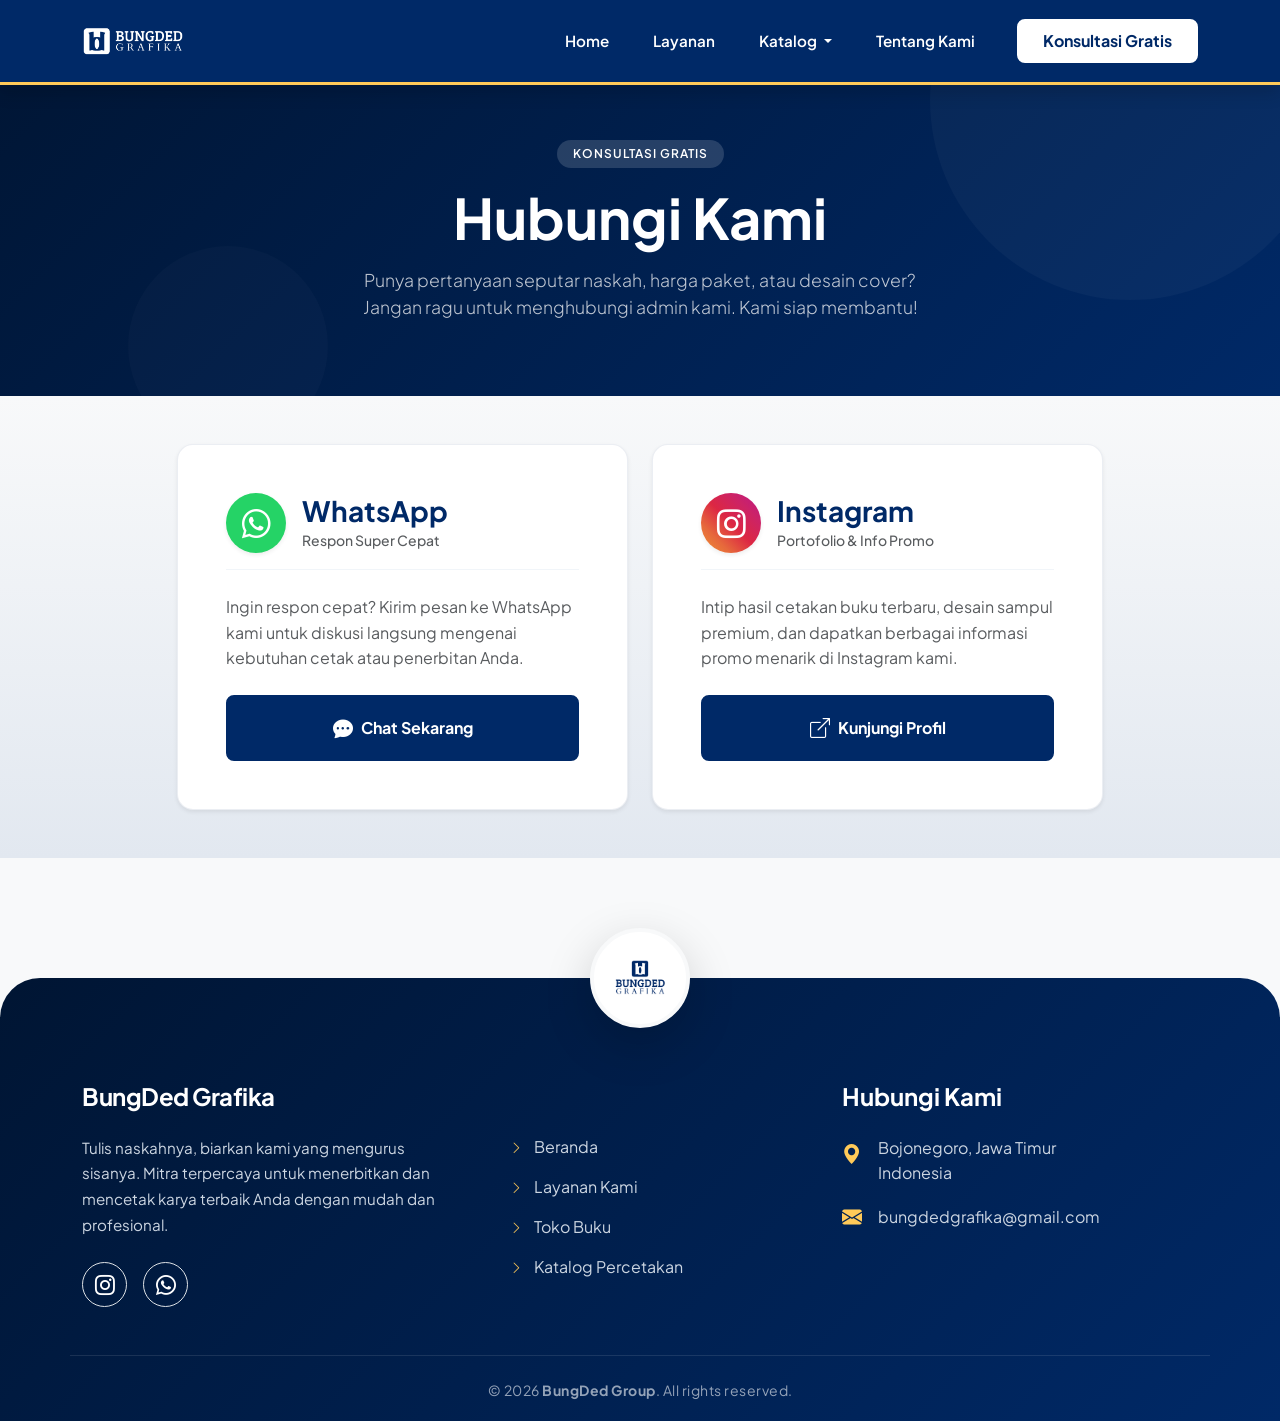
<file: pages/Konsultasi Gratis/index.html>
<!DOCTYPE html>
<html lang="id">

<head>
    <meta charset="UTF-8">
    <meta name="viewport" content="width=device-width, initial-scale=1.0">
    <title>Konsultasi Gratis - BungDed Grafika</title>

    <link rel="preconnect" href="https://fonts.googleapis.com">
    <link rel="preconnect" href="https://fonts.gstatic.com" crossorigin>
    <link href="https://fonts.googleapis.com/css2?family=Plus+Jakarta+Sans:wght@400;500;600;700;800&display=swap"
        rel="stylesheet">

    <link href="https://cdn.jsdelivr.net/npm/bootstrap@5.3.3/dist/css/bootstrap.min.css" rel="stylesheet">
    <link rel="stylesheet" href="https://cdn.jsdelivr.net/npm/bootstrap-icons@1.11.3/font/bootstrap-icons.min.css">

    <link rel="stylesheet" href="/style/main.css">

    <style>
        body {
            font-family: 'Plus Jakarta Sans', sans-serif;
            background-color: #f8f9fa;
        }

        /* Tema Gradasi Premium */
        .bg-gradient-primary {
            background: linear-gradient(135deg, #001533 0%, #002967 100%);
        }

        .bg-soft-gray {
            background: linear-gradient(180deg, #f8f9fa 0%, #e2e8f0 100%);
        }

        /* Ornamen Lingkaran Minimalis */
        .circle-decoration-1 {
            position: absolute;
            width: 400px;
            height: 400px;
            background: rgba(255, 255, 255, 0.03);
            border-radius: 50%;
            top: -100px;
            right: -50px;
            pointer-events: none;
        }

        .circle-decoration-2 {
            position: absolute;
            width: 200px;
            height: 200px;
            background: rgba(255, 255, 255, 0.02);
            border-radius: 50%;
            bottom: -50px;
            left: 10%;
            pointer-events: none;
        }

        /* Efek melayang halus untuk kartu kontak */
        .premium-card {
            transition: all 0.3s ease;
            border: 1px solid rgba(0, 41, 103, 0.08) !important;
            background-color: #ffffff;
        }

        .premium-card:hover {
            transform: translateY(-8px);
            box-shadow: 0 15px 30px rgba(0, 41, 103, 0.08) !important;
            border-color: rgba(0, 41, 103, 0.2) !important;
        }

        /* Styling Ikon Bulat */
        .icon-brand-wa {
            background-color: #25D366;
            color: white;
        }

        .icon-brand-ig {
            background: linear-gradient(45deg, #f09433 0%, #e6683c 25%, #dc2743 50%, #cc2366 75%, #bc1888 100%);
            color: white;
        }

        /* Responsif HP */
        @media (max-width: 768px) {
            .header-section {
                padding-top: 120px !important;
                padding-bottom: 60px !important;
            }
        }
    </style>
</head>

<body id="top">

    <div id="tempat-navbar"></div>

    <section
        class="position-relative d-flex flex-column justify-content-center text-center bg-gradient-primary header-section"
        style="padding-top: 140px; padding-bottom: 60px; overflow: hidden;">

        <div class="circle-decoration-1"></div>
        <div class="circle-decoration-2"></div>

        <div class="container position-relative z-1 text-white">
            <span class="badge rounded-pill mb-3 px-3 py-2"
                style="background-color: rgba(255,255,255,0.15); font-weight: 600; letter-spacing: 1px;">
                KONSULTASI GRATIS
            </span>
            <h1 class="display-4 fw-bold mb-3">Hubungi Kami</h1>
            <p class="lead mx-auto opacity-75" style="max-width: 600px; font-size: 1.1rem;">
                Punya pertanyaan seputar naskah, harga paket, atau desain cover? Jangan ragu untuk menghubungi admin
                kami. Kami siap membantu!
            </p>
        </div>
    </section>

    <section class="py-5 bg-soft-gray" style="min-height: 50vh;">
        <div class="container position-relative z-2">

            <div class="row g-4 justify-content-center">

                <div class="col-lg-5 col-md-6">
                    <div class="card h-100 p-4 p-md-5 text-start shadow-sm premium-card rounded-4">

                        <div class="d-flex align-items-center mb-4 pb-3 border-bottom"
                            style="border-color: #f1f5f9 !important;">
                            <div class="icon-brand-wa rounded-circle d-flex align-items-center justify-content-center me-3 shadow-sm"
                                style="width: 60px; height: 60px; font-size: 1.8rem;">
                                <i class="bi bi-whatsapp"></i>
                            </div>
                            <div>
                                <h3 class="fw-bold mb-0" style="color: #002967;">WhatsApp</h3>
                                <span class="text-muted small fw-medium">Respon Super Cepat</span>
                            </div>
                        </div>

                        <div class="card-body p-0 d-flex flex-column">
                            <p class="text-muted mb-4 flex-grow-1" style="line-height: 1.6;">
                                Ingin respon cepat? Kirim pesan ke WhatsApp kami untuk diskusi langsung mengenai
                                kebutuhan cetak atau penerbitan Anda.
                            </p>

                            <a href="http://wa.me/081515709786" target="_blank"
                                class="btn fw-bold w-100 paket-btn-custom py-3 d-inline-flex align-items-center justify-content-center"
                                style="border-radius: 8px;">
                                <i class="bi bi-chat-dots-fill me-2 fs-5"></i> Chat Sekarang
                            </a>
                        </div>
                    </div>
                </div>

                <div class="col-lg-5 col-md-6">
                    <div class="card h-100 p-4 p-md-5 text-start shadow-sm premium-card rounded-4">

                        <div class="d-flex align-items-center mb-4 pb-3 border-bottom"
                            style="border-color: #f1f5f9 !important;">
                            <div class="icon-brand-ig rounded-circle d-flex align-items-center justify-content-center me-3 shadow-sm"
                                style="width: 60px; height: 60px; font-size: 1.8rem;">
                                <i class="bi bi-instagram"></i>
                            </div>
                            <div>
                                <h3 class="fw-bold mb-0" style="color: #002967;">Instagram</h3>
                                <span class="text-muted small fw-medium">Portofolio & Info Promo</span>
                            </div>
                        </div>

                        <div class="card-body p-0 d-flex flex-column">
                            <p class="text-muted mb-4 flex-grow-1" style="line-height: 1.6;">
                                Intip hasil cetakan buku terbaru, desain sampul premium, dan dapatkan berbagai informasi
                                promo menarik di Instagram kami.
                            </p>

                            <a href="https://instagram.com/bungdedgrafika" target="_blank"
                                class="btn fw-bold w-100 paket-btn-custom py-3 d-inline-flex align-items-center justify-content-center"
                                style="border-radius: 8px;">
                                <i class="bi bi-box-arrow-up-right me-2 fs-5"></i> Kunjungi Profil
                            </a>
                        </div>
                    </div>
                </div>

            </div>
        </div>
    </section>

    <div id="tempat-footer"></div>

    <script src="https://cdn.jsdelivr.net/npm/bootstrap@5.3.3/dist/js/bootstrap.bundle.min.js"></script>
    <script src="/function/navbar.js"></script>
    <script src="/function/footer.js"></script>

</body>

</html>
</file>
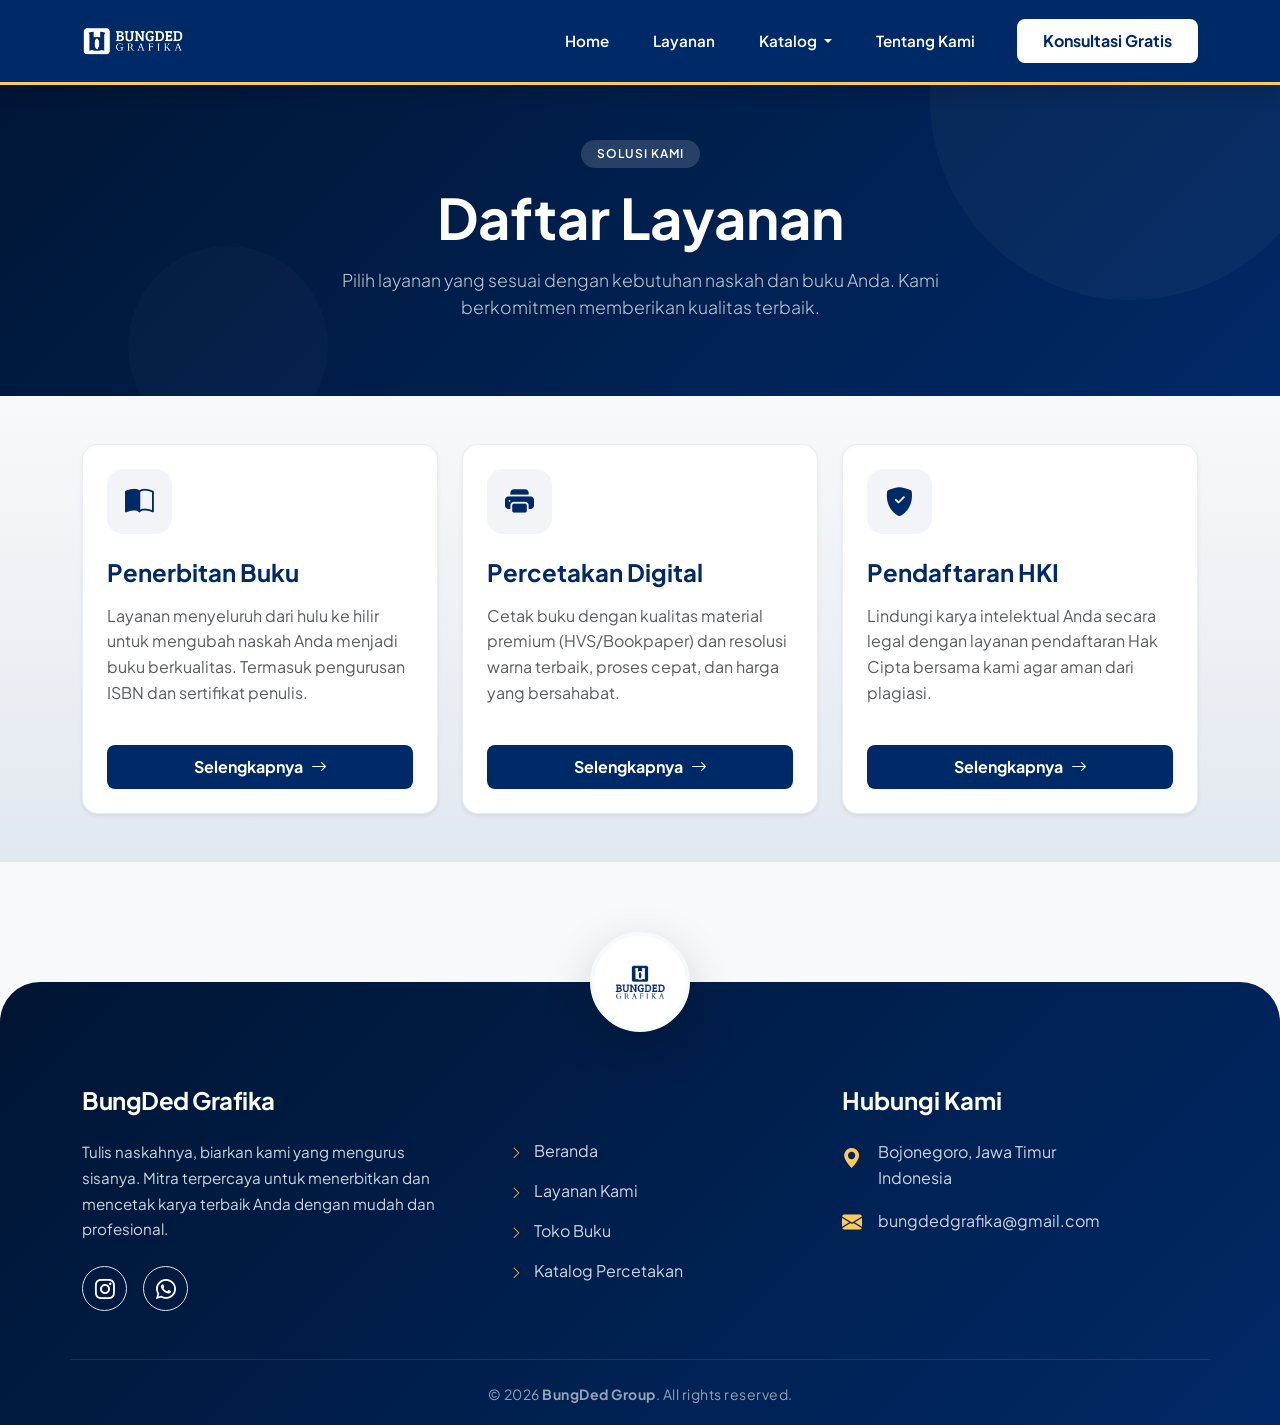
<file: pages/Layanan/index.html>
<!DOCTYPE html>
<html lang="id">

<head>
    <meta charset="UTF-8">
    <meta name="viewport" content="width=device-width, initial-scale=1.0">
    <title>Layanan - BungDed Grafika</title>

    <link rel="preconnect" href="https://fonts.googleapis.com">
    <link rel="preconnect" href="https://fonts.gstatic.com" crossorigin>
    <link href="https://fonts.googleapis.com/css2?family=Plus+Jakarta+Sans:wght@400;500;600;700;800&display=swap"
        rel="stylesheet">

    <link href="https://cdn.jsdelivr.net/npm/bootstrap@5.3.3/dist/css/bootstrap.min.css" rel="stylesheet">
    <link rel="stylesheet" href="https://cdn.jsdelivr.net/npm/bootstrap-icons@1.11.3/font/bootstrap-icons.min.css">

    <link rel="stylesheet" href="/style/main.css">

    <style>
        body {
            font-family: 'Plus Jakarta Sans', sans-serif;
            background-color: #f8f9fa;
        }

        /* Tema Gradasi Premium */
        .bg-gradient-primary {
            background: linear-gradient(135deg, #001533 0%, #002967 100%);
        }

        .bg-soft-gray {
            background: linear-gradient(180deg, #f8f9fa 0%, #e2e8f0 100%);
        }

        /* Ornamen Lingkaran Minimalis */
        .circle-decoration-1 {
            position: absolute;
            width: 400px;
            height: 400px;
            background: rgba(255, 255, 255, 0.03);
            border-radius: 50%;
            top: -100px;
            right: -50px;
            pointer-events: none;
        }

        .circle-decoration-2 {
            position: absolute;
            width: 200px;
            height: 200px;
            background: rgba(255, 255, 255, 0.02);
            border-radius: 50%;
            bottom: -50px;
            left: 10%;
            pointer-events: none;
        }

        /* Efek melayang halus untuk kartu layanan */
        .premium-card {
            transition: all 0.4s cubic-bezier(0.16, 1, 0.3, 1);
            border: 1px solid rgba(0, 41, 103, 0.08) !important;
            background-color: #ffffff;
        }

        .premium-card:hover {
            transform: translateY(-10px);
            box-shadow: 0 20px 25px -5px rgba(0, 41, 103, 0.1), 0 10px 10px -5px rgba(0, 41, 103, 0.04) !important;
            border-color: rgba(0, 41, 103, 0.2) !important;
        }

        /* Kotak Ikon Mewah */
        .icon-box {
            width: 65px;
            height: 65px;
            border-radius: 16px;
            background: rgba(0, 41, 103, 0.05);
            display: flex;
            align-items: center;
            justify-content: center;
            color: #002967;
            font-size: 1.8rem;
            transition: all 0.3s ease;
        }

        .premium-card:hover .icon-box {
            background: #002967;
            color: #ffffff;
            transform: scale(1.05);
        }

        /* Responsif HP */
        @media (max-width: 768px) {
            .header-section {
                padding-top: 120px !important;
                padding-bottom: 60px !important;
            }
        }
    </style>
</head>

<body id="top">

    <div id="tempat-navbar"></div>

    <section
        class="position-relative d-flex flex-column justify-content-center text-center bg-gradient-primary header-section"
        style="padding-top: 140px; padding-bottom: 60px; overflow: hidden;">

        <div class="circle-decoration-1"></div>
        <div class="circle-decoration-2"></div>

        <div class="container position-relative z-1 text-white">
            <span class="badge rounded-pill mb-3 px-3 py-2"
                style="background-color: rgba(255,255,255,0.15); font-weight: 600; letter-spacing: 1px;">
                SOLUSI KAMI
            </span>
            <h1 class="display-4 fw-bold mb-3">Daftar Layanan</h1>
            <p class="lead mx-auto opacity-75" style="max-width: 600px; font-size: 1.1rem;">
                Pilih layanan yang sesuai dengan kebutuhan naskah dan buku Anda. Kami berkomitmen memberikan kualitas
                terbaik.
            </p>
        </div>
    </section>

    <section class="py-5 bg-soft-gray" style="min-height: 50vh;">
        <div class="container position-relative z-2">

            <div class="row g-4 justify-content-center">

                <div class="col-lg-4 col-md-6">
                    <div class="card h-100 p-4 p-md-4 text-start shadow-sm premium-card rounded-4">
                        <div class="icon-box mb-4">
                            <i class="bi bi-book-half"></i>
                        </div>
                        <div class="card-body p-0 d-flex flex-column">
                            <h3 class="h4 fw-bold mb-3" style="color: #002967;">Penerbitan Buku</h3>
                            <p class="text-muted flex-grow-1" style="line-height: 1.6;">
                                Layanan menyeluruh dari hulu ke hilir untuk mengubah naskah Anda menjadi buku
                                berkualitas. Termasuk pengurusan ISBN dan sertifikat penulis.
                            </p>
                            <a href="/pages/Produk/penerbitan/index.html"
                                class="btn w-100 fw-bold rounded-3 paket-btn-custom py-2 mt-4 d-inline-flex justify-content-center align-items-center">
                                Selengkapnya <i class="bi bi-arrow-right ms-2"></i>
                            </a>
                        </div>
                    </div>
                </div>

                <div class="col-lg-4 col-md-6">
                    <div class="card h-100 p-4 p-md-4 text-start shadow-sm premium-card rounded-4">
                        <div class="icon-box mb-4">
                            <i class="bi bi-printer-fill"></i>
                        </div>
                        <div class="card-body p-0 d-flex flex-column">
                            <h3 class="h4 fw-bold mb-3" style="color: #002967;">Percetakan Digital</h3>
                            <p class="text-muted flex-grow-1" style="line-height: 1.6;">
                                Cetak buku dengan kualitas material premium (HVS/Bookpaper) dan resolusi warna terbaik,
                                proses cepat, dan harga yang bersahabat.
                            </p>
                            <a href="/pages/Produk/percetakan/index.html"
                                class="btn w-100 fw-bold rounded-3 paket-btn-custom py-2 mt-4 d-inline-flex justify-content-center align-items-center">
                                Selengkapnya <i class="bi bi-arrow-right ms-2"></i>
                            </a>
                        </div>
                    </div>
                </div>

                <div class="col-lg-4 col-md-6">
                    <div class="card h-100 p-4 p-md-4 text-start shadow-sm premium-card rounded-4">
                        <div class="icon-box mb-4">
                            <i class="bi bi-shield-fill-check"></i>
                        </div>
                        <div class="card-body p-0 d-flex flex-column">
                            <h3 class="h4 fw-bold mb-3" style="color: #002967;">Pendaftaran HKI</h3>
                            <p class="text-muted flex-grow-1" style="line-height: 1.6;">
                                Lindungi karya intelektual Anda secara legal dengan layanan pendaftaran Hak Cipta
                                bersama kami agar aman dari plagiasi.
                            </p>
                            <a href="/pages/Produk/hki/index.html" target="_blank"
                                class="btn w-100 fw-bold rounded-3 paket-btn-custom py-2 mt-4 d-inline-flex justify-content-center align-items-center">
                                Selengkapnya <i class="bi bi-arrow-right ms-2"></i>
                            </a>
                        </div>
                    </div>
                </div>

            </div>
        </div>
    </section>

    <div id="tempat-footer"></div>

    <script src="https://cdn.jsdelivr.net/npm/bootstrap@5.3.3/dist/js/bootstrap.bundle.min.js"></script>
    <script src="/function/navbar.js"></script>
    <script src="/function/footer.js"></script>

</body>

</html>
</file>
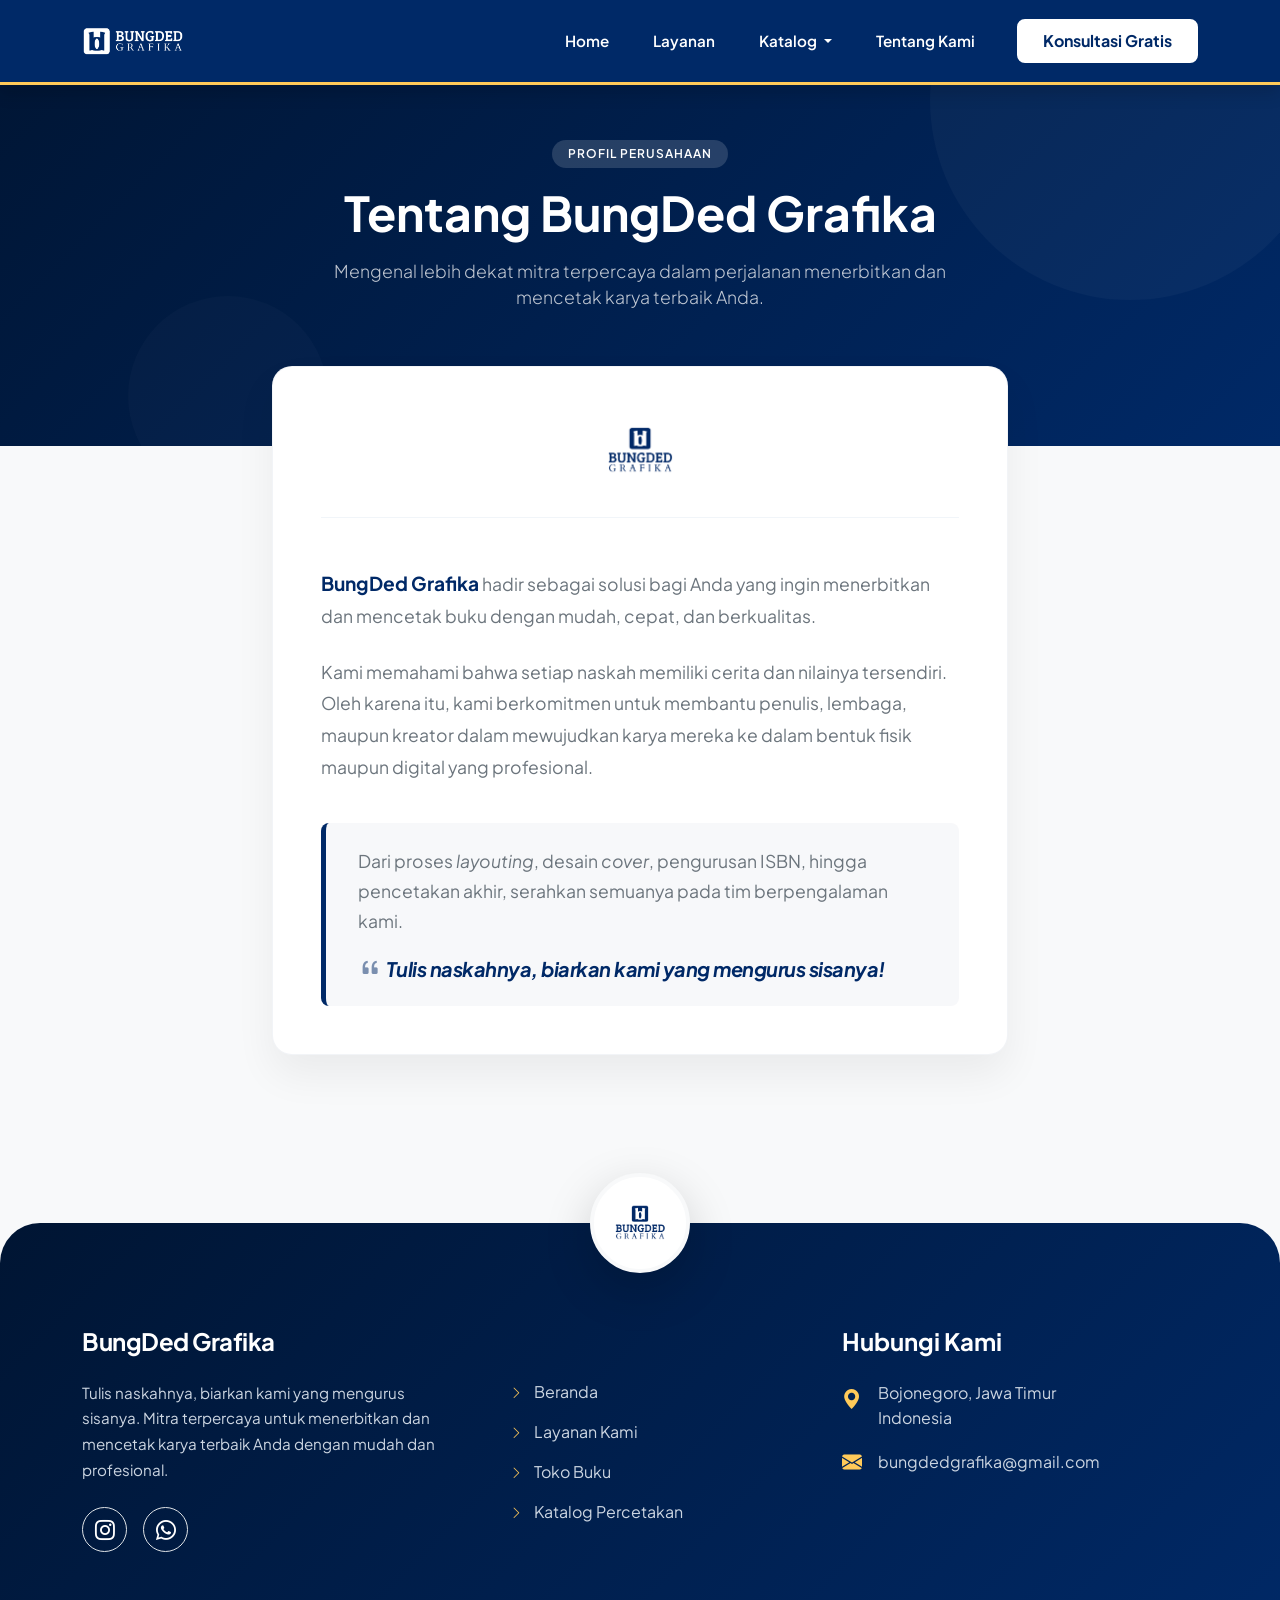
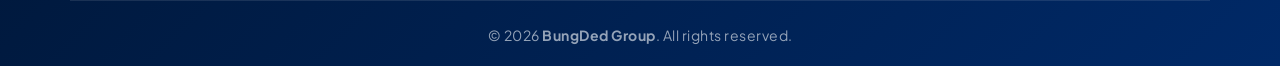
<file: pages/Tentang Kami/index.html>
<!DOCTYPE html>
<html lang="id">

<head>
    <meta charset="UTF-8">
    <meta name="viewport" content="width=device-width, initial-scale=1.0">
    <title>Tentang Kami - BungDed Grafika</title>

    <link rel="preconnect" href="https://fonts.googleapis.com">
    <link rel="preconnect" href="https://fonts.gstatic.com" crossorigin>
    <link href="https://fonts.googleapis.com/css2?family=Plus+Jakarta+Sans:wght@400;500;600;700;800&display=swap"
        rel="stylesheet">

    <link href="https://cdn.jsdelivr.net/npm/bootstrap@5.3.3/dist/css/bootstrap.min.css" rel="stylesheet">
    <link rel="stylesheet" href="https://cdn.jsdelivr.net/npm/bootstrap-icons@1.11.3/font/bootstrap-icons.min.css">

    <link rel="stylesheet" href="/style/main.css">

    <style>
        body {
            font-family: 'Plus Jakarta Sans', sans-serif;
            background-color: #f8f9fa;
        }

        /* Tema Gradasi Premium */
        .bg-gradient-primary {
            background: linear-gradient(135deg, #001533 0%, #002967 100%);
        }

        /* Ornamen Lingkaran Minimalis */
        .circle-decoration-1 {
            position: absolute;
            width: 400px;
            height: 400px;
            background: rgba(255, 255, 255, 0.03);
            border-radius: 50%;
            top: -100px;
            right: -50px;
            pointer-events: none;
        }

        .circle-decoration-2 {
            position: absolute;
            width: 200px;
            height: 200px;
            background: rgba(255, 255, 255, 0.02);
            border-radius: 50%;
            bottom: -50px;
            left: 10%;
            pointer-events: none;
        }

        /* Kartu Konten Premium */
        .premium-card {
            background-color: #ffffff;
            border-radius: 20px;
            box-shadow: 0 20px 40px rgba(0, 0, 0, 0.06);
            border: 1px solid rgba(0, 41, 103, 0.05);
        }

        /* Kotak Kutipan/Slogan */
        .quote-box {
            background: rgba(0, 41, 103, 0.03);
            border-left: 5px solid #002967;
            border-radius: 8px;
            padding: 1.5rem 2rem;
            margin-top: 2.5rem;
        }

        /* Responsif HP */
        @media (max-width: 768px) {
            .header-section {
                padding-top: 120px !important;
                padding-bottom: 100px !important;
            }

            .overlap-container {
                margin-top: -60px !important;
            }
        }
    </style>
</head>

<body id="top">

    <div id="tempat-navbar"></div>

    <section
        class="position-relative d-flex flex-column justify-content-center text-center bg-gradient-primary header-section"
        style="padding-top: 140px; padding-bottom: 120px; overflow: hidden;">

        <div class="circle-decoration-1"></div>
        <div class="circle-decoration-2"></div>

        <div class="container position-relative z-1 text-white">
            <span class="badge rounded-pill mb-3 px-3 py-2"
                style="background-color: rgba(255,255,255,0.15); font-weight: 600; letter-spacing: 1px;">
                PROFIL PERUSAHAAN
            </span>
            <h1 class="display-5 fw-bold mb-3">Tentang BungDed Grafika</h1>
            <p class="lead mx-auto opacity-75" style="max-width: 650px; font-size: 1.1rem;">
                Mengenal lebih dekat mitra terpercaya dalam perjalanan menerbitkan dan mencetak karya terbaik Anda.
            </p>
        </div>
    </section>

    <section class="pb-5" style="background-color: #f8f9fa; min-height: 50vh;">
        <div class="container overlap-container position-relative z-2" style="margin-top: -80px;">

            <div class="row justify-content-center">
                <div class="col-lg-8">
                    <div class="premium-card p-4 p-md-5">

                        <div class="text-center mb-5 pb-3 border-bottom" style="border-color: #f1f5f9 !important;">
                            <img src="/public/birulogo.webp" alt="Logo BungDed Grafika" height="70" class="mb-3">
                        </div>

                        <div class="text-secondary text-center text-md-start" style="font-size: 1.1rem;">
                            <p class="mb-4" style="line-height: 1.8;">
                                <strong style="color: #002967; font-size: 1.2rem;">BungDed Grafika</strong> hadir
                                sebagai solusi bagi Anda yang ingin menerbitkan dan mencetak buku dengan mudah, cepat,
                                dan berkualitas.
                            </p>

                            <p class="mb-4" style="line-height: 1.8;">
                                Kami memahami bahwa setiap naskah memiliki cerita dan nilainya tersendiri. Oleh karena
                                itu, kami berkomitmen untuk membantu penulis, lembaga, maupun kreator dalam mewujudkan
                                karya mereka ke dalam bentuk fisik maupun digital yang profesional.
                            </p>

                            <div class="quote-box text-start">
                                <p class="mb-3" style="line-height: 1.7;">
                                    Dari proses <em>layouting</em>, desain <em>cover</em>, pengurusan ISBN, hingga
                                    pencetakan akhir, serahkan semuanya pada tim berpengalaman kami.
                                </p>
                                <h5 class="fw-bold mb-0"
                                    style="color: #002967; font-style: italic; letter-spacing: -0.5px;">
                                    <i class="bi bi-quote fs-4 me-1 opacity-50"></i>Tulis naskahnya, biarkan kami yang
                                    mengurus sisanya!
                                </h5>
                            </div>
                        </div>

                    </div>
                </div>
            </div>

        </div>
    </section>

    <div id="tempat-footer"></div>

    <script src="https://cdn.jsdelivr.net/npm/bootstrap@5.3.3/dist/js/bootstrap.bundle.min.js"></script>
    <script src="/function/navbar.js"></script>
    <script src="/function/footer.js"></script>

</body>

</html>
</file>
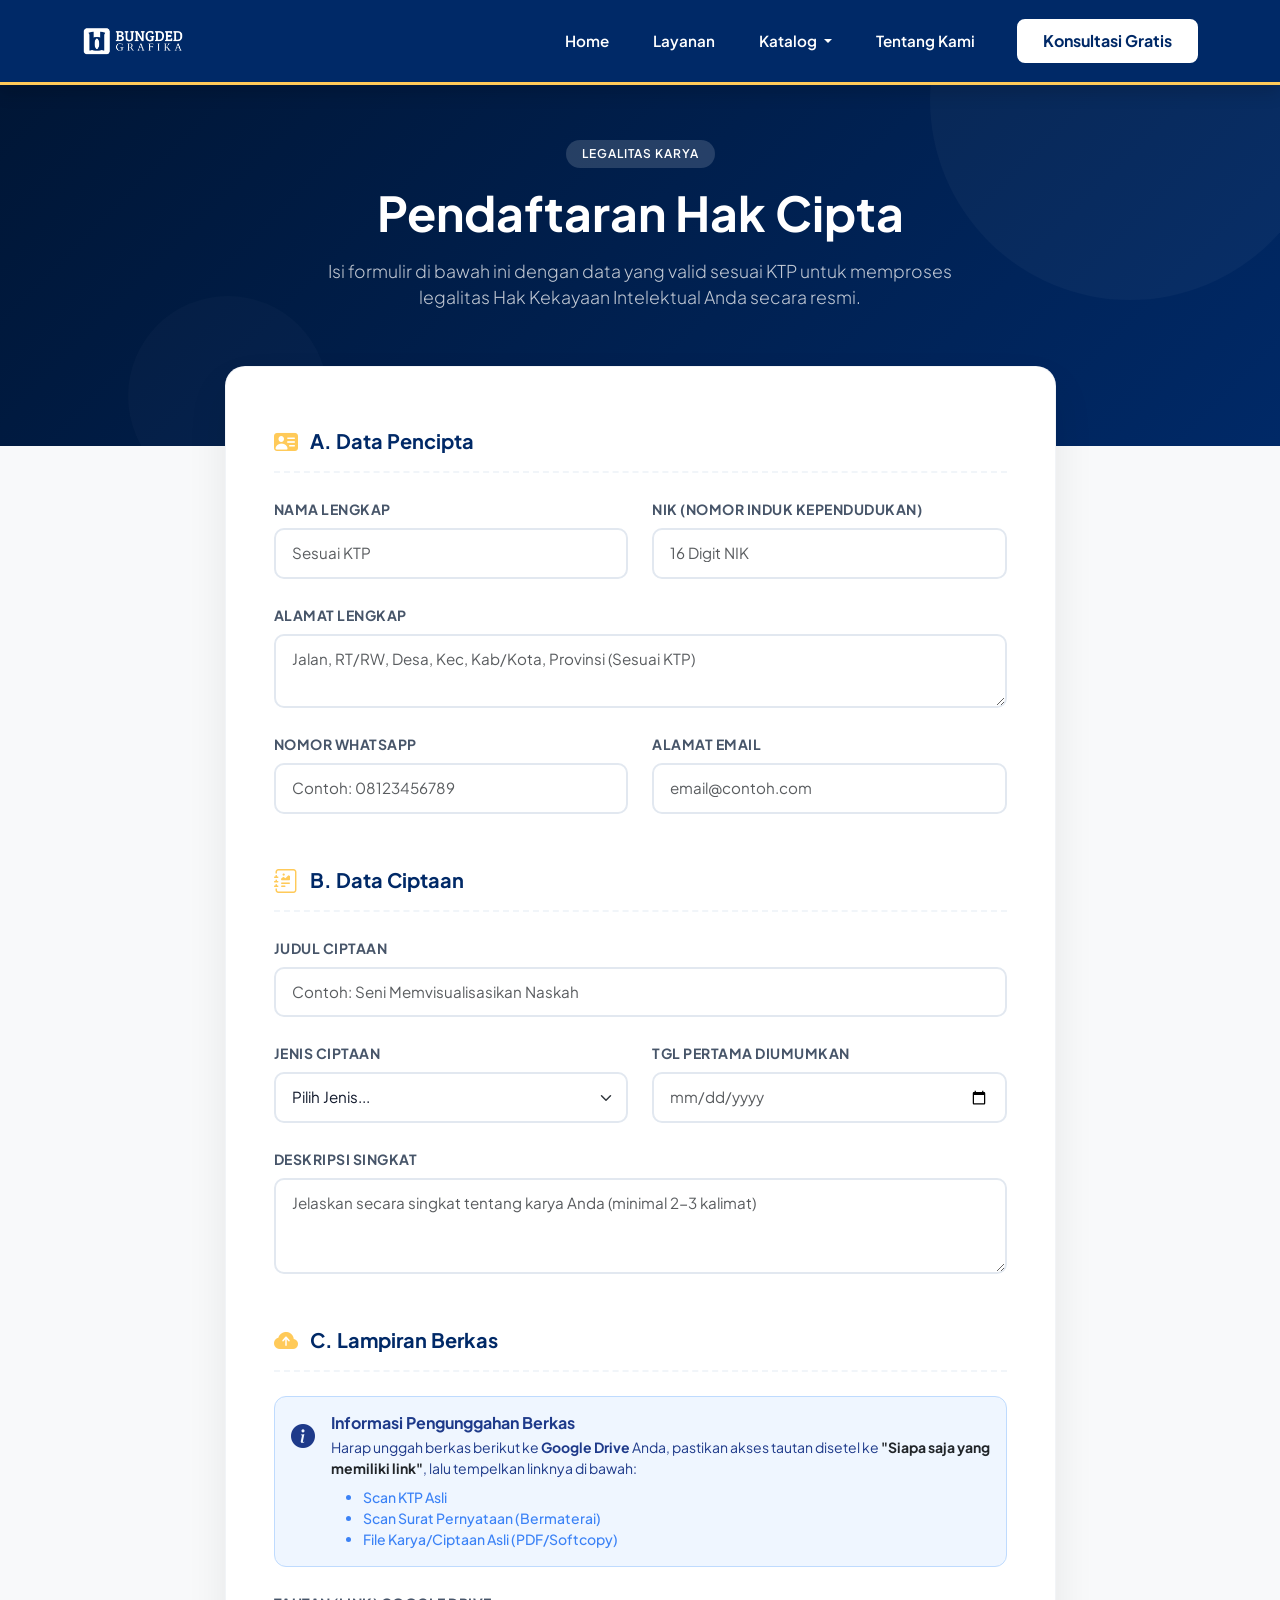
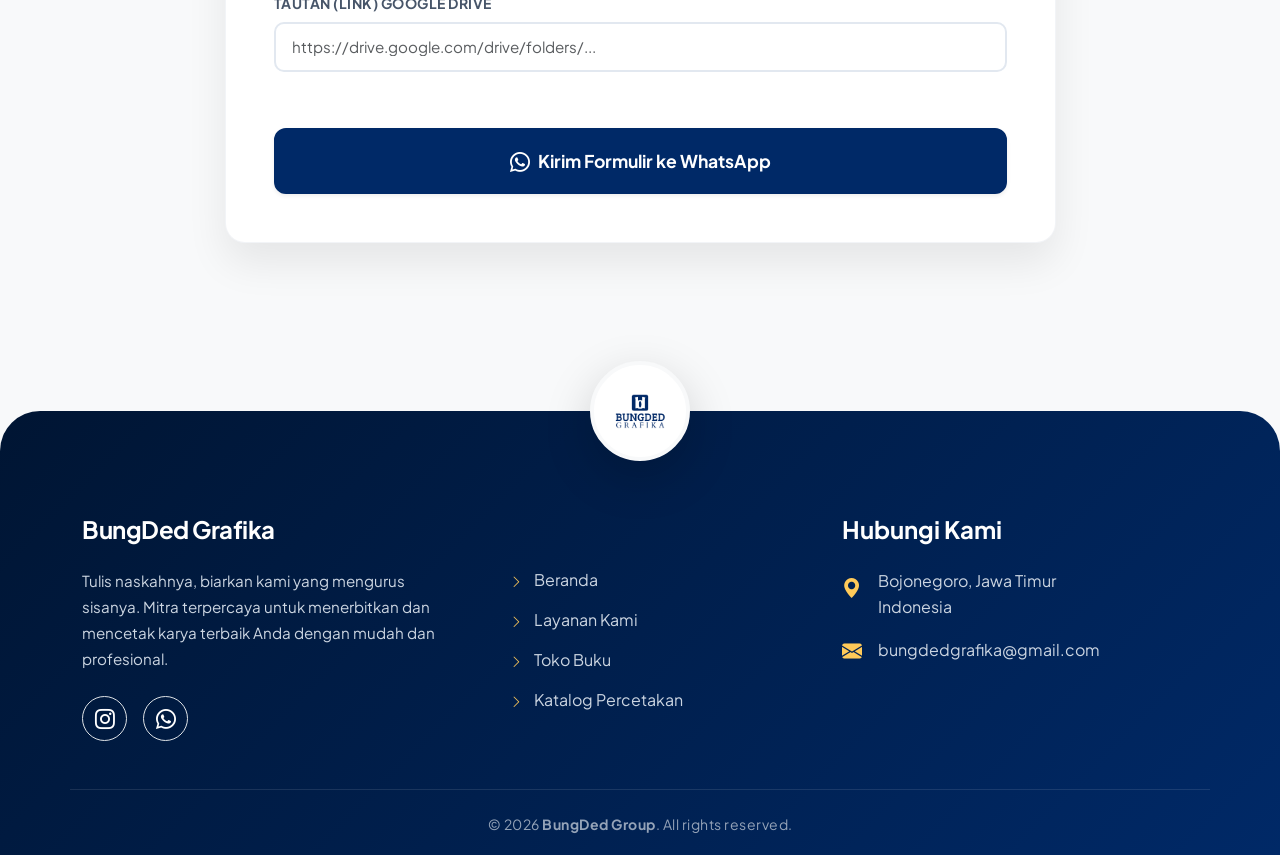
<file: pages/Produk/hki/index.html>
<!DOCTYPE html>
<html lang="id">

<head>
    <meta charset="UTF-8">
    <meta name="viewport" content="width=device-width, initial-scale=1.0">
    <title>Pendaftaran HKI - BungDed Grafika</title>

    <link rel="preconnect" href="https://fonts.googleapis.com">
    <link rel="preconnect" href="https://fonts.gstatic.com" crossorigin>
    <link href="https://fonts.googleapis.com/css2?family=Plus+Jakarta+Sans:wght@400;500;600;700;800&display=swap"
        rel="stylesheet">

    <link href="https://cdn.jsdelivr.net/npm/bootstrap@5.3.3/dist/css/bootstrap.min.css" rel="stylesheet">
    <link rel="stylesheet" href="https://cdn.jsdelivr.net/npm/bootstrap-icons@1.11.3/font/bootstrap-icons.min.css">

    <link rel="stylesheet" href="/style/main.css">

    <style>
        body {
            font-family: 'Plus Jakarta Sans', sans-serif;
            background-color: #f8f9fa;
            color: #334155;
        }

        /* Tema Gradasi Premium */
        .bg-gradient-primary {
            background: linear-gradient(135deg, #001533 0%, #002967 100%);
        }

        /* Ornamen Lingkaran Minimalis */
        .circle-decoration-1 {
            position: absolute;
            width: 400px;
            height: 400px;
            background: rgba(255, 255, 255, 0.03);
            border-radius: 50%;
            top: -100px;
            right: -50px;
            pointer-events: none;
        }

        .circle-decoration-2 {
            position: absolute;
            width: 200px;
            height: 200px;
            background: rgba(255, 255, 255, 0.02);
            border-radius: 50%;
            bottom: -50px;
            left: 10%;
            pointer-events: none;
        }

        /* Kartu Form Premium */
        .form-card {
            background-color: #ffffff;
            border-radius: 20px;
            box-shadow: 0 20px 40px rgba(0, 0, 0, 0.08);
            border: 1px solid rgba(0, 41, 103, 0.05);
        }

        /* Styling Input Form Modern */
        .form-control,
        .form-select {
            border: 2px solid #e2e8f0;
            border-radius: 10px;
            padding: 0.75rem 1rem;
            font-size: 0.95rem;
            color: #0f172a;
            transition: all 0.3s;
        }

        .form-control:focus,
        .form-select:focus {
            border-color: #002967;
            box-shadow: 0 0 0 4px rgba(0, 41, 103, 0.1);
        }

        .form-label {
            color: #475569;
            letter-spacing: 0.5px;
        }

        /* Sub-judul Section Form */
        .form-section-title {
            color: #002967;
            font-weight: 700;
            font-size: 1.25rem;
            display: flex;
            align-items: center;
            gap: 12px;
            padding-bottom: 12px;
            margin-bottom: 24px;
            border-bottom: 2px dashed #f1f5f9;
        }

        .form-section-title i {
            color: #FFCA59;
            font-size: 1.5rem;
        }

        /* Responsif HP */
        @media (max-width: 768px) {
            .header-section {
                padding-top: 120px !important;
                padding-bottom: 100px !important;
                /* Tambah jarak bawah agar form tidak terlalu naik */
            }

            .overlap-container {
                margin-top: -60px !important;
            }
        }
    </style>
</head>

<body id="top">

    <div id="tempat-navbar"></div>

    <section
        class="position-relative d-flex flex-column justify-content-center text-center bg-gradient-primary header-section"
        style="padding-top: 140px; padding-bottom: 120px; overflow: hidden;">

        <div class="circle-decoration-1"></div>
        <div class="circle-decoration-2"></div>

        <div class="container position-relative z-1 text-white">
            <span class="badge rounded-pill mb-3 px-3 py-2"
                style="background-color: rgba(255,255,255,0.15); font-weight: 600; letter-spacing: 1px;">
                LEGALITAS KARYA
            </span>
            <h1 class="display-5 fw-bold mb-3">Pendaftaran Hak Cipta</h1>
            <p class="lead mx-auto opacity-75" style="max-width: 650px; font-size: 1.1rem;">
                Isi formulir di bawah ini dengan data yang valid sesuai KTP untuk memproses legalitas Hak Kekayaan
                Intelektual Anda secara resmi.
            </p>
        </div>
    </section>

    <section class="pb-5" style="background-color: #f8f9fa;">
        <div class="container overlap-container position-relative z-2" style="margin-top: -80px;">

            <div class="row justify-content-center">
                <div class="col-lg-9">
                    <div class="form-card p-4 p-md-5">

                        <form id="formHKI" onsubmit="kirimHKIKeWA(event)">

                            <div class="form-section-title mt-2">
                                <i class="bi bi-person-vcard-fill"></i> A. Data Pencipta
                            </div>

                            <div class="row g-4 mb-5">
                                <div class="col-md-6">
                                    <label class="form-label fw-bold small text-uppercase">Nama Lengkap</label>
                                    <input type="text" class="form-control" id="hkiNama" placeholder="Sesuai KTP"
                                        required>
                                </div>
                                <div class="col-md-6">
                                    <label class="form-label fw-bold small text-uppercase">NIK (Nomor Induk
                                        Kependudukan)</label>
                                    <input type="number" class="form-control" id="hkiNik" placeholder="16 Digit NIK"
                                        required>
                                </div>
                                <div class="col-12">
                                    <label class="form-label fw-bold small text-uppercase">Alamat Lengkap</label>
                                    <textarea class="form-control" id="hkiAlamat" rows="2"
                                        placeholder="Jalan, RT/RW, Desa, Kec, Kab/Kota, Provinsi (Sesuai KTP)"
                                        required></textarea>
                                </div>
                                <div class="col-md-6">
                                    <label class="form-label fw-bold small text-uppercase">Nomor WhatsApp</label>
                                    <input type="text" class="form-control" id="hkiWa" placeholder="Contoh: 08123456789"
                                        required>
                                </div>
                                <div class="col-md-6">
                                    <label class="form-label fw-bold small text-uppercase">Alamat Email</label>
                                    <input type="email" class="form-control" id="hkiEmail"
                                        placeholder="email@contoh.com" required>
                                </div>
                            </div>

                            <div class="form-section-title">
                                <i class="bi bi-journal-richtext"></i> B. Data Ciptaan
                            </div>

                            <div class="row g-4 mb-5">
                                <div class="col-12">
                                    <label class="form-label fw-bold small text-uppercase">Judul Ciptaan</label>
                                    <input type="text" class="form-control" id="hkiJudul"
                                        placeholder="Contoh: Seni Memvisualisasikan Naskah" required>
                                </div>
                                <div class="col-md-6">
                                    <label class="form-label fw-bold small text-uppercase">Jenis Ciptaan</label>
                                    <select class="form-select" id="hkiJenis" required>
                                        <option value="" selected disabled>Pilih Jenis...</option>
                                        <option value="Buku">Buku</option>
                                        <option value="Modul / Bahan Ajar">Modul / Bahan Ajar</option>
                                        <option value="Karya Tulis / Artikel">Karya Tulis / Artikel</option>
                                        <option value="Poster / Pamflet">Poster / Pamflet</option>
                                        <option value="Program Komputer">Program Komputer</option>
                                        <option value="Video / Film">Video / Film</option>
                                        <option value="Lainnya">Lainnya...</option>
                                    </select>
                                </div>
                                <div class="col-md-6">
                                    <label class="form-label fw-bold small text-uppercase">Tgl Pertama Diumumkan</label>
                                    <input type="date" class="form-control text-muted" id="hkiTanggal" required>
                                </div>
                                <div class="col-12">
                                    <label class="form-label fw-bold small text-uppercase">Deskripsi Singkat</label>
                                    <textarea class="form-control" id="hkiDeskripsi" rows="3"
                                        placeholder="Jelaskan secara singkat tentang karya Anda (minimal 2-3 kalimat)"
                                        required></textarea>
                                </div>
                            </div>

                            <div class="form-section-title">
                                <i class="bi bi-cloud-arrow-up-fill"></i> C. Lampiran Berkas
                            </div>

                            <div class="alert mb-4 d-flex gap-3 align-items-start"
                                style="background-color: #eff6ff; border: 1px solid #bfdbfe; border-radius: 12px; color: #1e3a8a;">
                                <i class="bi bi-info-circle-fill fs-4 mt-1"></i>
                                <div>
                                    <h6 class="fw-bold mb-1">Informasi Pengunggahan Berkas</h6>
                                    <p class="mb-2 small">Harap unggah berkas berikut ke <b>Google Drive</b> Anda,
                                        pastikan akses tautan disetel ke <span class="fw-bold text-dark">"Siapa saja
                                            yang memiliki link"</span>, lalu tempelkan linknya di bawah:</p>
                                    <ul class="mb-0 small fw-medium" style="color: #3b82f6;">
                                        <li>Scan KTP Asli</li>
                                        <li>Scan Surat Pernyataan (Bermaterai)</li>
                                        <li>File Karya/Ciptaan Asli (PDF/Softcopy)</li>
                                    </ul>
                                </div>
                            </div>

                            <div class="mb-5">
                                <label class="form-label fw-bold small text-uppercase">Tautan (Link) Google
                                    Drive</label>
                                <input type="url" class="form-control" id="hkiLink"
                                    placeholder="https://drive.google.com/drive/folders/..." required>
                            </div>

                            <button type="submit"
                                class="btn fw-bold w-100 py-3 mt-2 d-inline-flex justify-content-center align-items-center paket-btn-custom shadow-sm"
                                style="border-radius: 12px; font-size: 1.1rem;">
                                <i class="bi bi-whatsapp me-2 fs-5"></i> Kirim Formulir ke WhatsApp
                            </button>

                        </form>

                    </div>
                </div>
            </div>

        </div>
    </section>

    <div id="tempat-footer"></div>

    <script src="https://cdn.jsdelivr.net/npm/bootstrap@5.3.3/dist/js/bootstrap.bundle.min.js"></script>
    <script src="/function/navbar.js"></script>
    <script src="/function/footer.js"></script>

    <script>
        function kirimHKIKeWA(event) {
            // Mencegah halaman ter-refresh
            event.preventDefault();

            // Mengambil nilai dari input form
            const nama = document.getElementById('hkiNama').value;
            const nik = document.getElementById('hkiNik').value;
            const alamat = document.getElementById('hkiAlamat').value;
            const wa = document.getElementById('hkiWa').value;
            const email = document.getElementById('hkiEmail').value;

            const judul = document.getElementById('hkiJudul').value;
            const jenis = document.getElementById('hkiJenis').value;
            const tanggal = document.getElementById('hkiTanggal').value;
            const deskripsi = document.getElementById('hkiDeskripsi').value;

            const linkDrive = document.getElementById('hkiLink').value;

            // Merakit pesan WhatsApp dengan format rapi
            const waNumber = "6281515709786"; // Nomor admin BungDed Grafika

            let textPesan = `Halo Admin *BungDed Grafika*, saya ingin mendaftar HKI (Hak Cipta). Berikut adalah detail formulir saya:\n\n` +
                `👤 *--- DATA PENCIPTA ---*\n` +
                `- Nama: ${nama}\n` +
                `- NIK: ${nik}\n` +
                `- Alamat: ${alamat}\n` +
                `- No. WA: ${wa}\n` +
                `- Email: ${email}\n\n` +
                `📘 *--- DATA CIPTAAN ---*\n` +
                `- Judul: ${judul}\n` +
                `- Jenis: ${jenis}\n` +
                `- Tgl Diumumkan: ${tanggal}\n` +
                `- Deskripsi: ${deskripsi}\n\n` +
                `📁 *--- LAMPIRAN BERKAS ---*\n` +
                `- Link GDrive: ${linkDrive}\n\n` +
                `Mohon instruksi selanjutnya. Terima kasih!`;

            // Menggunakan encodeURIComponent agar URL aman (spasi dan enter terbaca sempurna di WA)
            const waLink = `https://wa.me/${waNumber}?text=${encodeURIComponent(textPesan)}`;
            window.open(waLink, '_blank');
        }
    </script>

</body>

</html>
</file>
<file: style/main.css>
html {
    scroll-behavior: smooth;
}

body {
    font-family: Arial, sans-serif;
    background-color: #f4f7f6;
}

/* Pastikan scroll halus dan tidak tertutup navbar */
html {
    scroll-behavior: smooth;
    scroll-padding-top: 90px;
    /* Sesuaikan dengan tinggi navbarmu */
}

/* Hilangkan garis fokus biru saat diklik (biar rapi) */
:target {
    scroll-margin-top: 90px;
}

.section-offset {
    /* Angka ini menyesuaikan tinggi navbar kamu agar judulnya pas tidak tertutup */
    scroll-margin-top: 80px;
}

/* Supaya saat diklik "Paket Penerbitan", judulnya tidak tertutup navbar yang menempel di atas */
#paket {
    scroll-margin-top: 100px;
}

/*EFEK HOVER (NAVBAR & TOMBOL)*/
.custom-nav-link {
    border: 2px solid transparent;
    transition: background-color 0.3s, color 0.3s, border 0.3s;
}

.custom-nav-link:hover {
    background-color: #002967;
    border: 2px solid #ffffff;
}

.paket-btn-custom {
    transition: background-color 0.3s, color 0.3s, border 0.3s;
}

.paket-btn-custom:hover {
    background-color: #ffffff !important;
    color: #002967 !important;
    border: 2px solid #000000 !important;
}

.social-icon-custom:hover {
    background-color: #A8B2D1 !important;
    transform: translateY(-3px);
}

/*FOOTER GAYA MENGAMBANG (FLOATING LOGO)*/
/* Kita tetap pakai CSS untuk logo ini karena Bootstrap tidak punya kelas bawaan untuk logo setengah melompat ke atas */
.footer-logo-wrapper {
    position: absolute;
    top: -60px;
    /* Mendorong separuh lingkaran ke atas */
    left: 50%;
    transform: translateX(-50%);
    width: 120px;
    height: 120px;
    background-color: #FFFFFF;
    border-radius: 50%;
    display: flex;
    justify-content: center;
    align-items: center;
    box-shadow: 0 10px 25px rgba(0, 0, 0, 0.15);
}

.footer-logo-wrapper img {
    width: 70%;
    height: auto;
}

/*EFEK HOVER TOMBOL HERO (HUBUNGI SEKARANG)*/
.btn-hero-custom {
    background-color: #1f1681;
    color: #ffffff;
    border: 2px solid transparent;
    /* Border default transparan agar tidak lompat */
    transition: all 0.3s ease;
}

.btn-hero-custom:hover {
    background-color: #ffffff !important;
    color: #1f1681 !important;
    /* Warna teks menyesuaikan biru tombol aslinya */
    border: 2px solid #000000 !important;
    /* Border hitam sesuai permintaan */
}

/* Mengatur warna ikon WA */
.btn-hero-custom img {
    filter: brightness(0) invert(1);
    /* Kondisi awal: Ikon menjadi putih */
    transition: all 0.3s ease;
}

.btn-hero-custom:hover img {
    filter: brightness(0) !important;
    /* Kondisi saat di-hover: Ikon menjadi hitam */
}

/* Styling utama untuk kontainer kartu */
.katalog-card {
    border: 1px solid #dcdcdc;
    /* Garis tepi tipis seperti di gambar */
    border-radius: 8px;
    /* Sudut agak membulat */
    padding: 20px;
    max-width: 280px;
    /* Lebar maksimal kartu */
    font-family: 'Segoe UI', Tahoma, Geneva, Verdana, sans-serif;
    background-color: #ffffff;
    box-shadow: 0 4px 6px rgba(0, 0, 0, 0.05);
    /* Bayangan halus */
    transition: transform 0.2s;
    /* Efek saat di-hover */
    display: flex;
    flex-direction: column;
    height: 100%;
    /* Memastikan tinggi semua card sama panjang */
}

.katalog-card:hover {
    transform: translateY(-5px);
    /* Kartu sedikit naik saat disentuh mouse */
}

/* Styling untuk gambar buku */
.book-cover {
    width: 100%;
    height: auto;
    aspect-ratio: 1 / 1.4;
    /* Menjaga rasio buku standar (misal A5) */
    object-fit: cover;
    border-radius: 4px;
    margin-bottom: 15px;
    box-shadow: 2px 2px 8px rgba(0, 0, 0, 0.1);
    /* Memberi efek dimensi pada buku */
}

/* Styling untuk area teks */
.book-info {
    text-align: left;
    /* Teks rata kiri */
    margin-bottom: 20px;
    flex-grow: 1;
}

.book-title {
    color: #002d62;
    /* Biru gelap mirip judul "Paket Ordal" */
    font-size: 1.2rem;
    margin: 0 0 8px 0;
    line-height: 1.3;
}

.book-author {
    color: #666666;
    font-size: 0.9rem;
    margin: 0 0 5px 0;
}

.book-price {
    font-weight: bold;
    color: #333333;
    font-size: 1.1rem;
    margin: 0;
}

/* Styling tombol */
.btn-order {
    background-color: #002d62;
    /* Warna biru gelap seragam dengan gambar */
    color: #ffffff;
    border: none;
    padding: 12px;
    width: 100%;
    border-radius: 6px;
    font-size: 1rem;
    font-weight: bold;
    cursor: pointer;
    transition: background-color 0.3s;
    margin-top: auto;
}

.btn-order:hover {
    background-color: #001a3d;
    /* Warna berubah lebih gelap saat di-hover */
}

/* Styling untuk wadah yang membungkus semua card */
.katalog-container {
    display: flex;
    /* Membuat elemen di dalamnya sejajar ke samping */
    flex-wrap: wrap;
    /* Jika layar sempit, card akan otomatis turun ke baris baru */
    gap: 25px;
    /* Memberikan jarak (spasi) antar card */
    justify-content: flex-start;
    /* Mengatur card agar merapat ke kiri */
    padding: 20px;
    align-items: stretch;
}

/*EFEK HOVER TOMBOL LAYANAN (CARD)*/
.btn-layanan-custom {
    background-color: #002967;
    color: #ffffff;
    border: 2px solid transparent;
    /* Border awal transparan */
    transition: all 0.3s ease;
}

.btn-layanan-custom:hover {
    background-color: #ffffff !important;
    color: #002967 !important;
    /* Teks berubah jadi biru navy */
    border: 2px solid #002967 !important;
    /* Muncul garis pinggir biru navy */
}

/* Jurus Sakti untuk Memaksa Jarak Menjadi Sempit & Tumpang Tindih */
#tokobuku {
    perspective: 1500px;
    /* Memberikan efek kedalaman 3D yang kuat */
}

/* Mengatur jarak antar kartu agar lebih mepet di belakang kartu utama */
.swiper-container-custom .swiper-slide {
    width: 260px;
    /* Ukuran kartu yang disesuaikan */
    opacity: 0.1;
    /* Kartu di belakang sangat memudar */
    transition: all 0.5s ease;
}

/* Kartu Utama di Tengah Depan (Glow & Putih Bersih) */
.swiper-container-custom .swiper-slide-active {
    opacity: 1 !important;
    transform: translateZ(250px) scale(1.1);
    /* Kartu utama didorong ke depan */
    box-shadow: 0 15px 35px rgba(255, 255, 255, 0.4);
    /* Glow putih di belakang kartu utama */
    z-index: 10;
}

/* Kartu Tepat di Samping Kiri & Kanan (Masih Jelas) */
.swiper-container-custom .swiper-slide-next,
.swiper-container-custom .swiper-slide-prev {
    opacity: 0.6 !important;
    transform: translateZ(100px);
    /* Didorong ke belakang kartu utama */
    z-index: 5;
}

/* Menghilangkan panah navigasi agar tampilan bersih di layar lebar */
.swiper-button-next,
.swiper-button-prev {
    display: none !important;
}

/* ==========================================================================
   STYLE KHUSUS HALAMAN TOKO PERCETAKAN / KATALOG BUKU
   ========================================================================== */

.katalog-container {
    display: grid;
    grid-template-columns: repeat(auto-fill, minmax(280px, 1fr));
    gap: 30px;
    padding: 20px 0;
}

.katalog-card {
    background: white;
    border-radius: 12px;
    border: 1px solid #eee;
    padding: 15px;
    transition: all 0.3s ease;
    display: flex;
    flex-direction: column;
    height: 100%;
}

.katalog-card:hover {
    box-shadow: 0 10px 20px rgba(0, 0, 0, 0.05);
    transform: translateY(-5px);
}

.image-container {
    aspect-ratio: 1/1;
    background-color: #f8f9fa;
    border-radius: 8px;
    display: flex;
    align-items: center;
    justify-content: center;
    overflow: hidden;
    margin-bottom: 15px;
}

.book-cover {
    max-width: 80%;
    max-height: 80%;
    object-fit: contain;
}

.book-title {
    font-size: 1.1rem;
    font-weight: bold;
    color: #002967;
    margin-bottom: 5px;
    text-align: left;
}

.book-author {
    font-size: 0.85rem;
    color: #6c757d;
    margin-bottom: 10px;
    text-align: left;
}

.book-price {
    font-weight: bold;
    color: #333;
    margin-bottom: 15px;
    text-align: left;
}

/* Tombol Utama (Awal Biru -> Hover Putih) */
.paket-btn-custom {
    background-color: #002967 !important;
    color: #ffffff !important;
    border: 2px solid #002967 !important;
    transition: all 0.3s ease-in-out !important;
}

.paket-btn-custom:hover {
    background-color: #ffffff !important;
    color: #002967 !important;
    border: 2px solid #002967 !important;
}

/* Tombol Batal (Awal Putih/Transparan -> Hover Biru) */
.paket-btn-outline {
    background-color: transparent !important;
    color: #002967 !important;
    border: 2px solid #002967 !important;
    transition: all 0.3s ease-in-out !important;
}

.paket-btn-outline:hover {
    background-color: #002967 !important;
    color: #ffffff !important;
}
</file>
